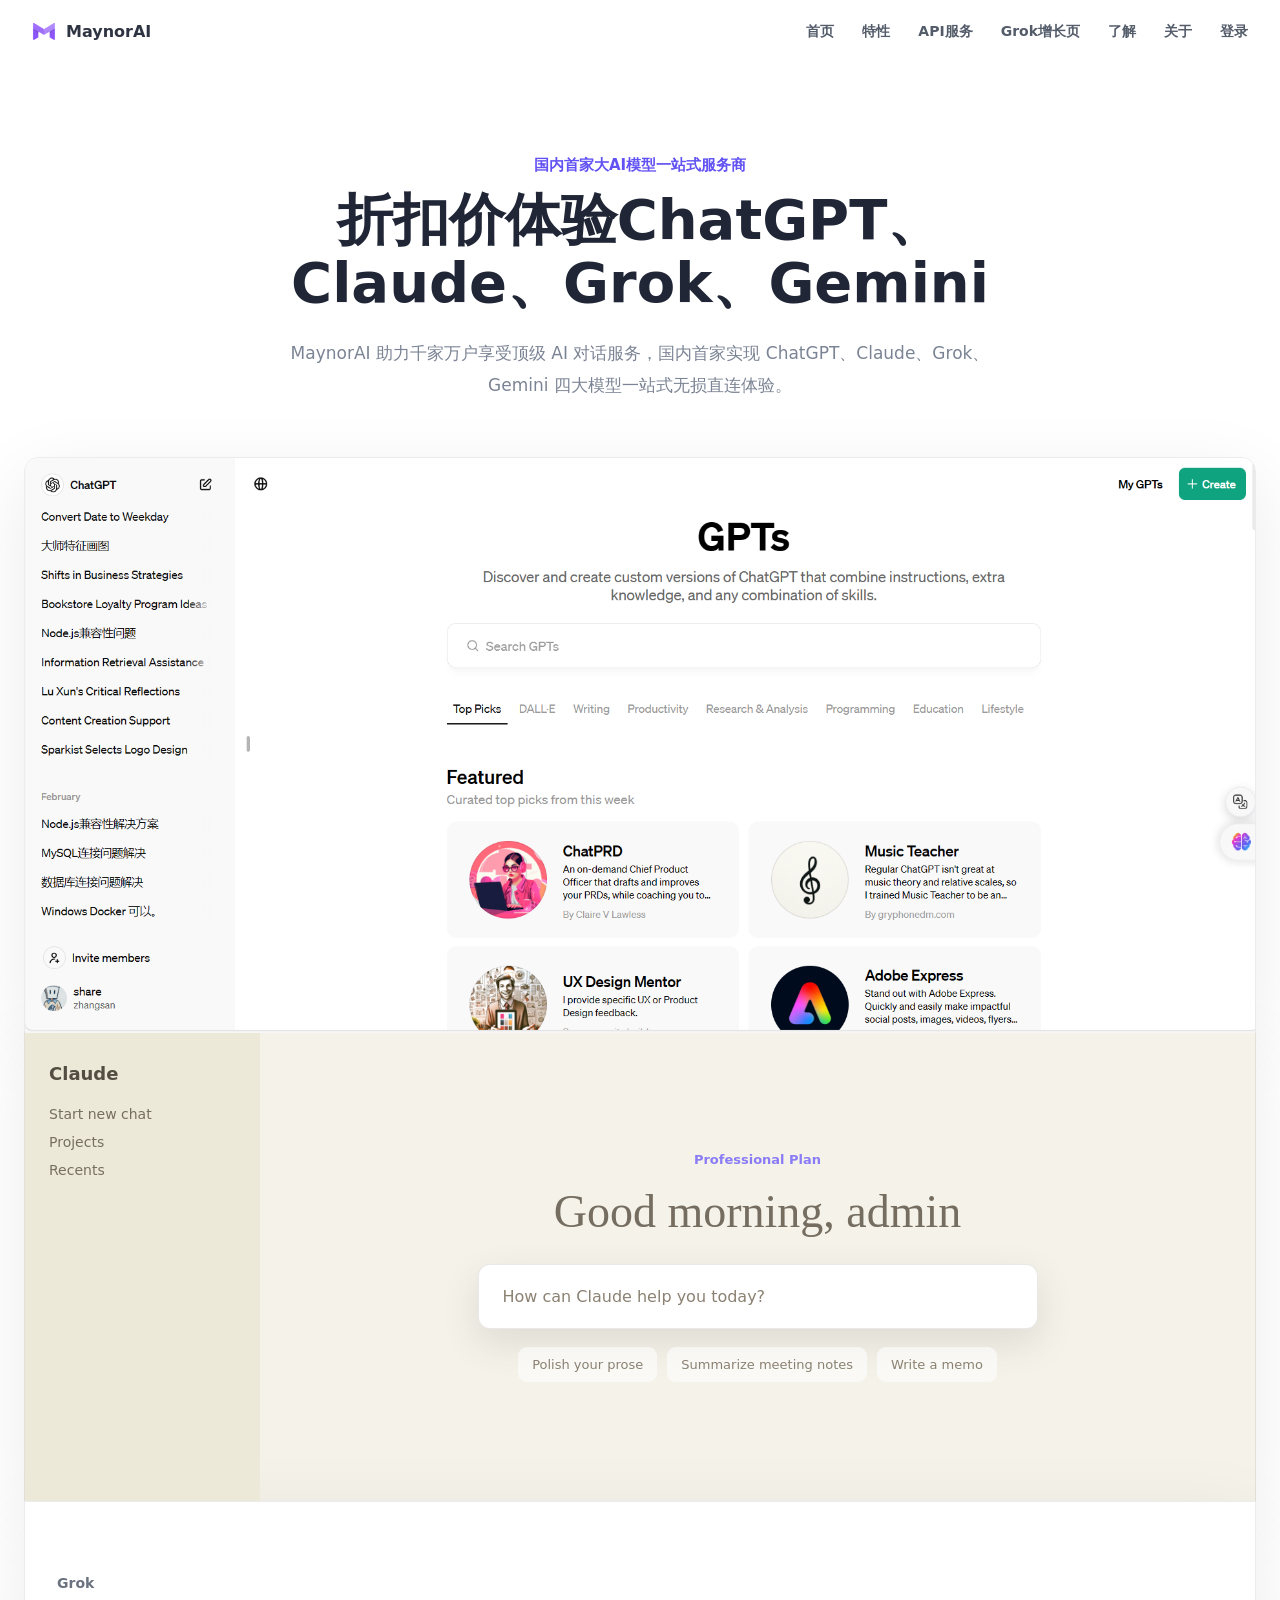
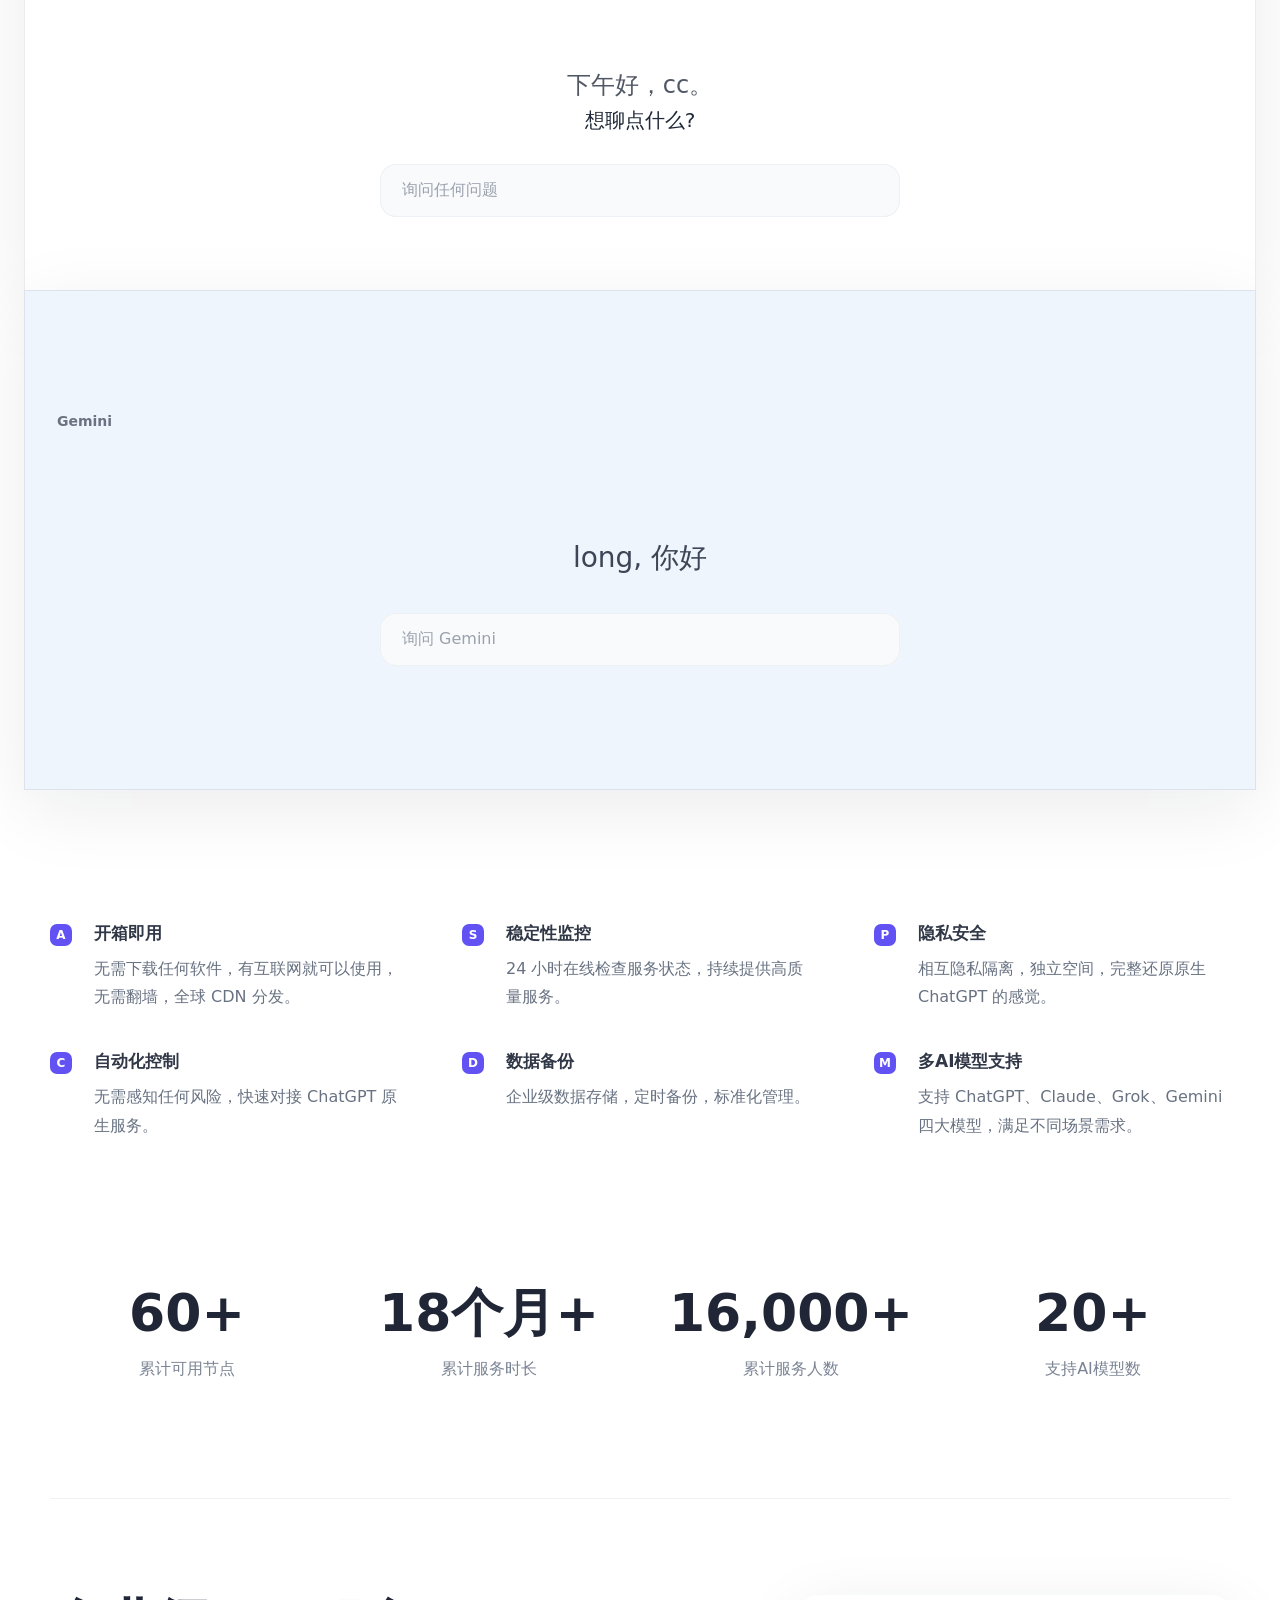
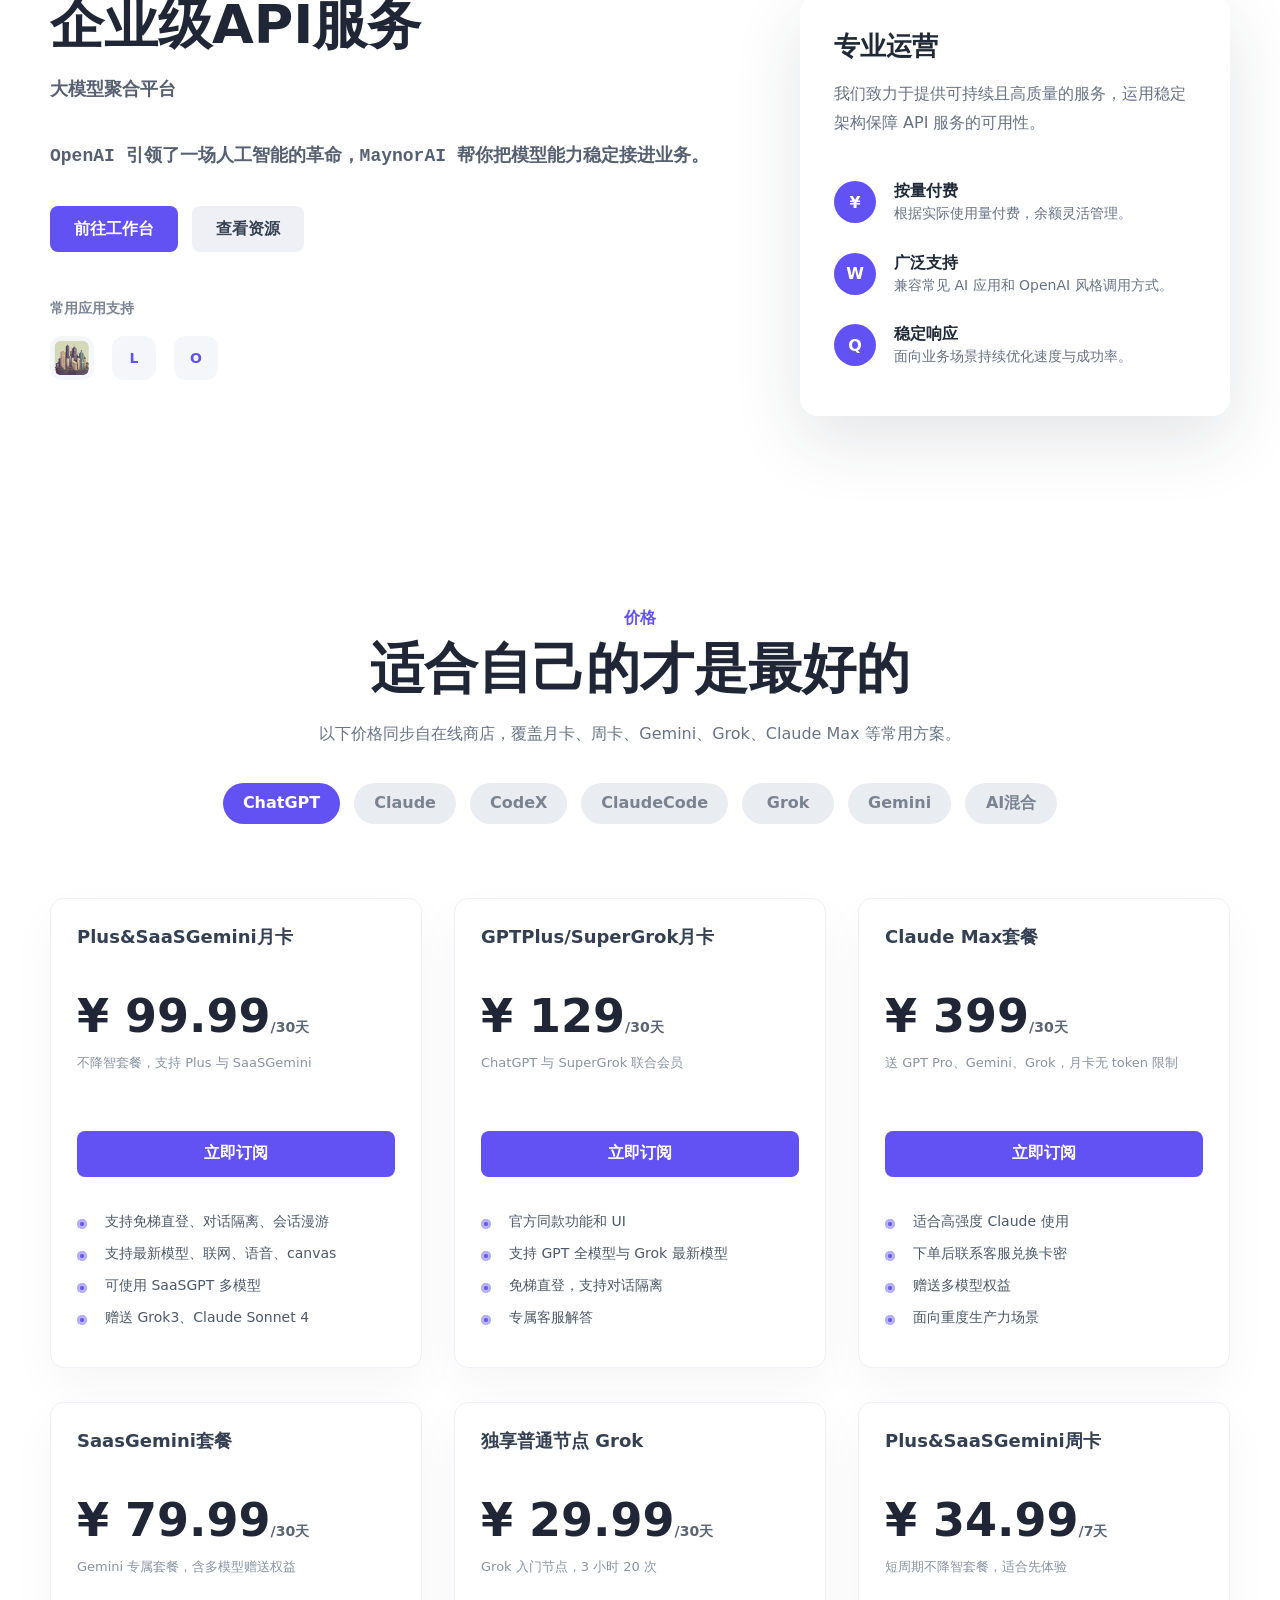
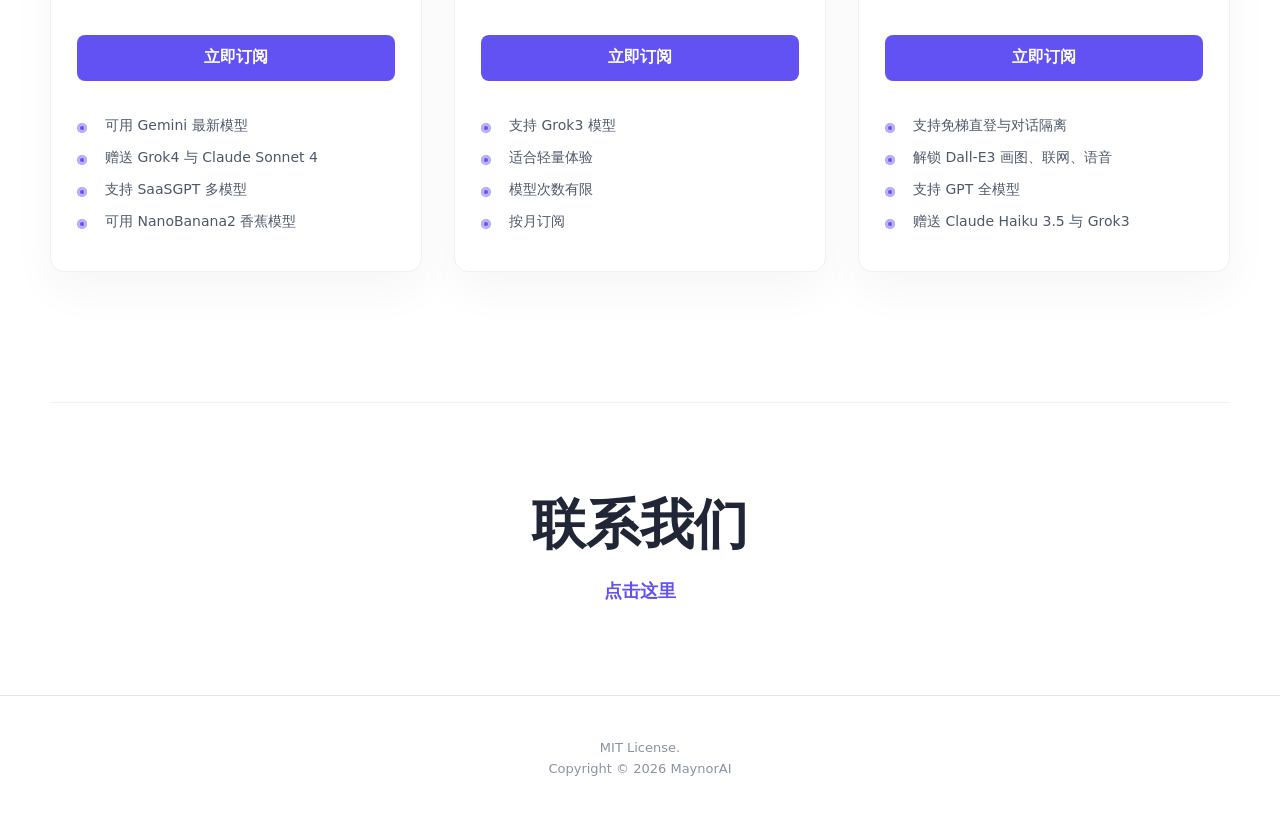
<file: index.html>
<!DOCTYPE html>
<html lang="zh-CN">
  <head>
    <meta charset="UTF-8" />
    <meta name="viewport" content="width=device-width, initial-scale=1.0" />
    <title>MaynorAI</title>
    <meta
      name="description"
      content="MaynorAI 提供 ChatGPT、Claude、Grok、Gemini 等 AI 服务与 API 聚合接入。"
    />
    <link rel="icon" href="assets/logo-source.jpg" />
    <link rel="stylesheet" href="styles.css" />
  </head>
  <body>
    <header class="site-header" data-header>
      <a class="brand" href="#home" aria-label="MaynorAI 首页">
        <img src="assets/logo-source.jpg" alt="" />
        <span>MaynorAI</span>
      </a>

      <nav class="desktop-nav" aria-label="主导航">
        <a href="#home">首页</a>
        <a href="#features">特性</a>
        <a href="#api">API服务</a>
        <a href="page/">Grok增长页</a>
        <a href="https://link3.cc/maynorai" target="_blank" rel="noreferrer">了解</a>
        <a href="#about">关于</a>
        <a href="https://maynorai.top/" target="_blank" rel="noreferrer">登录</a>
      </nav>

      <button class="menu-button" type="button" aria-label="打开导航" aria-expanded="false" data-menu-button>
        <span></span>
        <span></span>
        <span></span>
      </button>
    </header>

    <nav class="mobile-nav" aria-label="移动端导航" data-mobile-nav>
      <a href="#home">首页</a>
      <a href="#features">特性</a>
      <a href="#api">API服务</a>
      <a href="page/">Grok增长页</a>
      <a href="https://link3.cc/maynorai" target="_blank" rel="noreferrer">了解</a>
      <a href="#about">关于</a>
      <a href="https://maynorai.top/" target="_blank" rel="noreferrer">登录</a>
    </nav>

    <main id="home">
      <section class="hero section">
        <p class="hero-label">国内首家大AI模型一站式服务商</p>
        <h1>折扣价体验ChatGPT、Claude、Grok、Gemini</h1>
        <p class="hero-copy">
          MaynorAI 助力千家万户享受顶级 AI 对话服务，国内首家实现 ChatGPT、Claude、Grok、Gemini
          四大模型一站式无损直连体验。
        </p>
      </section>

      <section class="showcase" aria-label="产品体验展示">
        <img class="shot shot-top" src="assets/product-cdn.png" alt="MaynorAI ChatGPT 服务界面截图" />
        <div class="claude-panel" aria-label="Claude 服务界面示意">
          <aside>
            <strong>Claude</strong>
            <span>Start new chat</span>
            <span>Projects</span>
            <span>Recents</span>
          </aside>
          <div>
            <p>Professional Plan</p>
            <h2>Good morning, admin</h2>
            <div class="prompt-box">How can Claude help you today?</div>
            <div class="quick-actions">
              <span>Polish your prose</span>
              <span>Summarize meeting notes</span>
              <span>Write a memo</span>
            </div>
          </div>
        </div>
        <div class="grok-panel" aria-label="Grok 服务界面示意">
          <span>Grok</span>
          <p>下午好，cc。</p>
          <strong>想聊点什么?</strong>
          <div>询问任何问题</div>
        </div>
        <div class="gemini-panel" aria-label="Gemini 服务界面示意">
          <span>Gemini</span>
          <h2>long, 你好</h2>
          <div>询问 Gemini</div>
        </div>
      </section>

      <section id="features" class="section feature-grid">
        <article>
          <span class="feature-icon">A</span>
          <div>
            <h3>开箱即用</h3>
            <p>无需下载任何软件，有互联网就可以使用，无需翻墙，全球 CDN 分发。</p>
          </div>
        </article>
        <article>
          <span class="feature-icon">S</span>
          <div>
            <h3>稳定性监控</h3>
            <p>24 小时在线检查服务状态，持续提供高质量服务。</p>
          </div>
        </article>
        <article>
          <span class="feature-icon">P</span>
          <div>
            <h3>隐私安全</h3>
            <p>相互隐私隔离，独立空间，完整还原原生 ChatGPT 的感觉。</p>
          </div>
        </article>
        <article>
          <span class="feature-icon">C</span>
          <div>
            <h3>自动化控制</h3>
            <p>无需感知任何风险，快速对接 ChatGPT 原生服务。</p>
          </div>
        </article>
        <article>
          <span class="feature-icon">D</span>
          <div>
            <h3>数据备份</h3>
            <p>企业级数据存储，定时备份，标准化管理。</p>
          </div>
        </article>
        <article>
          <span class="feature-icon">M</span>
          <div>
            <h3>多AI模型支持</h3>
            <p>支持 ChatGPT、Claude、Grok、Gemini 四大模型，满足不同场景需求。</p>
          </div>
        </article>
      </section>

      <section class="section metrics" aria-label="MaynorAI 服务数据">
        <div>
          <strong>60+</strong>
          <span>累计可用节点</span>
        </div>
        <div>
          <strong>18个月+</strong>
          <span>累计服务时长</span>
        </div>
        <div>
          <strong>16,000+</strong>
          <span>累计服务人数</span>
        </div>
        <div>
          <strong>20+</strong>
          <span>支持AI模型数</span>
        </div>
      </section>

      <section id="api" class="section api-section">
        <div class="api-copy">
          <h2>企业级API服务</h2>
          <p><strong>大模型聚合平台</strong></p>
          <p class="api-line">OpenAI 引领了一场人工智能的革命，MaynorAI 帮你把模型能力稳定接进业务。</p>
          <div class="actions">
            <a class="primary-button" href="https://api.maynor1024.live/" target="_blank" rel="noreferrer">
              前往工作台
            </a>
            <a class="secondary-button" href="https://link3.cc/maynorai" target="_blank" rel="noreferrer">
              查看资源
            </a>
          </div>
          <div class="app-support">
            <span>常用应用支持</span>
            <img src="assets/botjun.png" alt="Bot 应用图标" />
            <i>L</i>
            <i>O</i>
          </div>
        </div>
        <div class="operation-card">
          <h3>专业运营</h3>
          <p>我们致力于提供可持续且高质量的服务，运用稳定架构保障 API 服务的可用性。</p>
          <ul>
            <li><span>¥</span><strong>按量付费</strong><em>根据实际使用量付费，余额灵活管理。</em></li>
            <li><span>W</span><strong>广泛支持</strong><em>兼容常见 AI 应用和 OpenAI 风格调用方式。</em></li>
            <li><span>Q</span><strong>稳定响应</strong><em>面向业务场景持续优化速度与成功率。</em></li>
          </ul>
        </div>
      </section>

      <section class="section pricing" aria-label="套餐价格">
        <p>价格</p>
        <h2>适合自己的才是最好的</h2>
        <p class="pricing-copy">
          以下价格同步自在线商店，覆盖月卡、周卡、Gemini、Grok、Claude Max 等常用方案。
        </p>
        <div class="tabs" aria-label="服务类型">
          <span>ChatGPT</span>
          <span>Claude</span>
          <span>CodeX</span>
          <span>ClaudeCode</span>
          <span>Grok</span>
          <span>Gemini</span>
          <span>AI混合</span>
        </div>
        <div class="plans">
          <article>
            <h3>Plus&SaaSGemini月卡</h3>
            <strong>¥ 99.99<small>/30天</small></strong>
            <p>不降智套餐，支持 Plus 与 SaaSGemini</p>
            <a href="https://chatgpt-plus.top/list/#/shop" target="_blank" rel="noreferrer">立即订阅</a>
            <ul>
              <li>支持免梯直登、对话隔离、会话漫游</li>
              <li>支持最新模型、联网、语音、canvas</li>
              <li>可使用 SaaSGPT 多模型</li>
              <li>赠送 Grok3、Claude Sonnet 4</li>
            </ul>
          </article>
          <article>
            <h3>GPTPlus/SuperGrok月卡</h3>
            <strong>¥ 129<small>/30天</small></strong>
            <p>ChatGPT 与 SuperGrok 联合会员</p>
            <a href="https://chatgpt-plus.top/list/#/shop" target="_blank" rel="noreferrer">立即订阅</a>
            <ul>
              <li>官方同款功能和 UI</li>
              <li>支持 GPT 全模型与 Grok 最新模型</li>
              <li>免梯直登，支持对话隔离</li>
              <li>专属客服解答</li>
            </ul>
          </article>
          <article>
            <h3>Claude Max套餐</h3>
            <strong>¥ 399<small>/30天</small></strong>
            <p>送 GPT Pro、Gemini、Grok，月卡无 token 限制</p>
            <a href="https://chatgpt-plus.top/list/#/shop" target="_blank" rel="noreferrer">立即订阅</a>
            <ul>
              <li>适合高强度 Claude 使用</li>
              <li>下单后联系客服兑换卡密</li>
              <li>赠送多模型权益</li>
              <li>面向重度生产力场景</li>
            </ul>
          </article>
          <article>
            <h3>SaasGemini套餐</h3>
            <strong>¥ 79.99<small>/30天</small></strong>
            <p>Gemini 专属套餐，含多模型赠送权益</p>
            <a href="https://chatgpt-plus.top/list/#/shop" target="_blank" rel="noreferrer">立即订阅</a>
            <ul>
              <li>可用 Gemini 最新模型</li>
              <li>赠送 Grok4 与 Claude Sonnet 4</li>
              <li>支持 SaaSGPT 多模型</li>
              <li>可用 NanoBanana2 香蕉模型</li>
            </ul>
          </article>
          <article>
            <h3>独享普通节点 Grok</h3>
            <strong>¥ 29.99<small>/30天</small></strong>
            <p>Grok 入门节点，3 小时 20 次</p>
            <a href="https://chatgpt-plus.top/list/#/shop" target="_blank" rel="noreferrer">立即订阅</a>
            <ul>
              <li>支持 Grok3 模型</li>
              <li>适合轻量体验</li>
              <li>模型次数有限</li>
              <li>按月订阅</li>
            </ul>
          </article>
          <article>
            <h3>Plus&SaaSGemini周卡</h3>
            <strong>¥ 34.99<small>/7天</small></strong>
            <p>短周期不降智套餐，适合先体验</p>
            <a href="https://chatgpt-plus.top/list/#/shop" target="_blank" rel="noreferrer">立即订阅</a>
            <ul>
              <li>支持免梯直登与对话隔离</li>
              <li>解锁 Dall-E3 画图、联网、语音</li>
              <li>支持 GPT 全模型</li>
              <li>赠送 Claude Haiku 3.5 与 Grok3</li>
            </ul>
          </article>
        </div>
      </section>

      <section id="about" class="section about">
        <h2>联系我们</h2>
        <p>
          <a href="https://link3.cc/maynorai" target="_blank" rel="noreferrer">点击这里</a>
        </p>
      </section>
    </main>

    <footer class="site-footer">
      <p>MIT License.</p>
      <p>Copyright © 2026 MaynorAI</p>
    </footer>

    <script src="script.js"></script>
  </body>
</html>
</file>
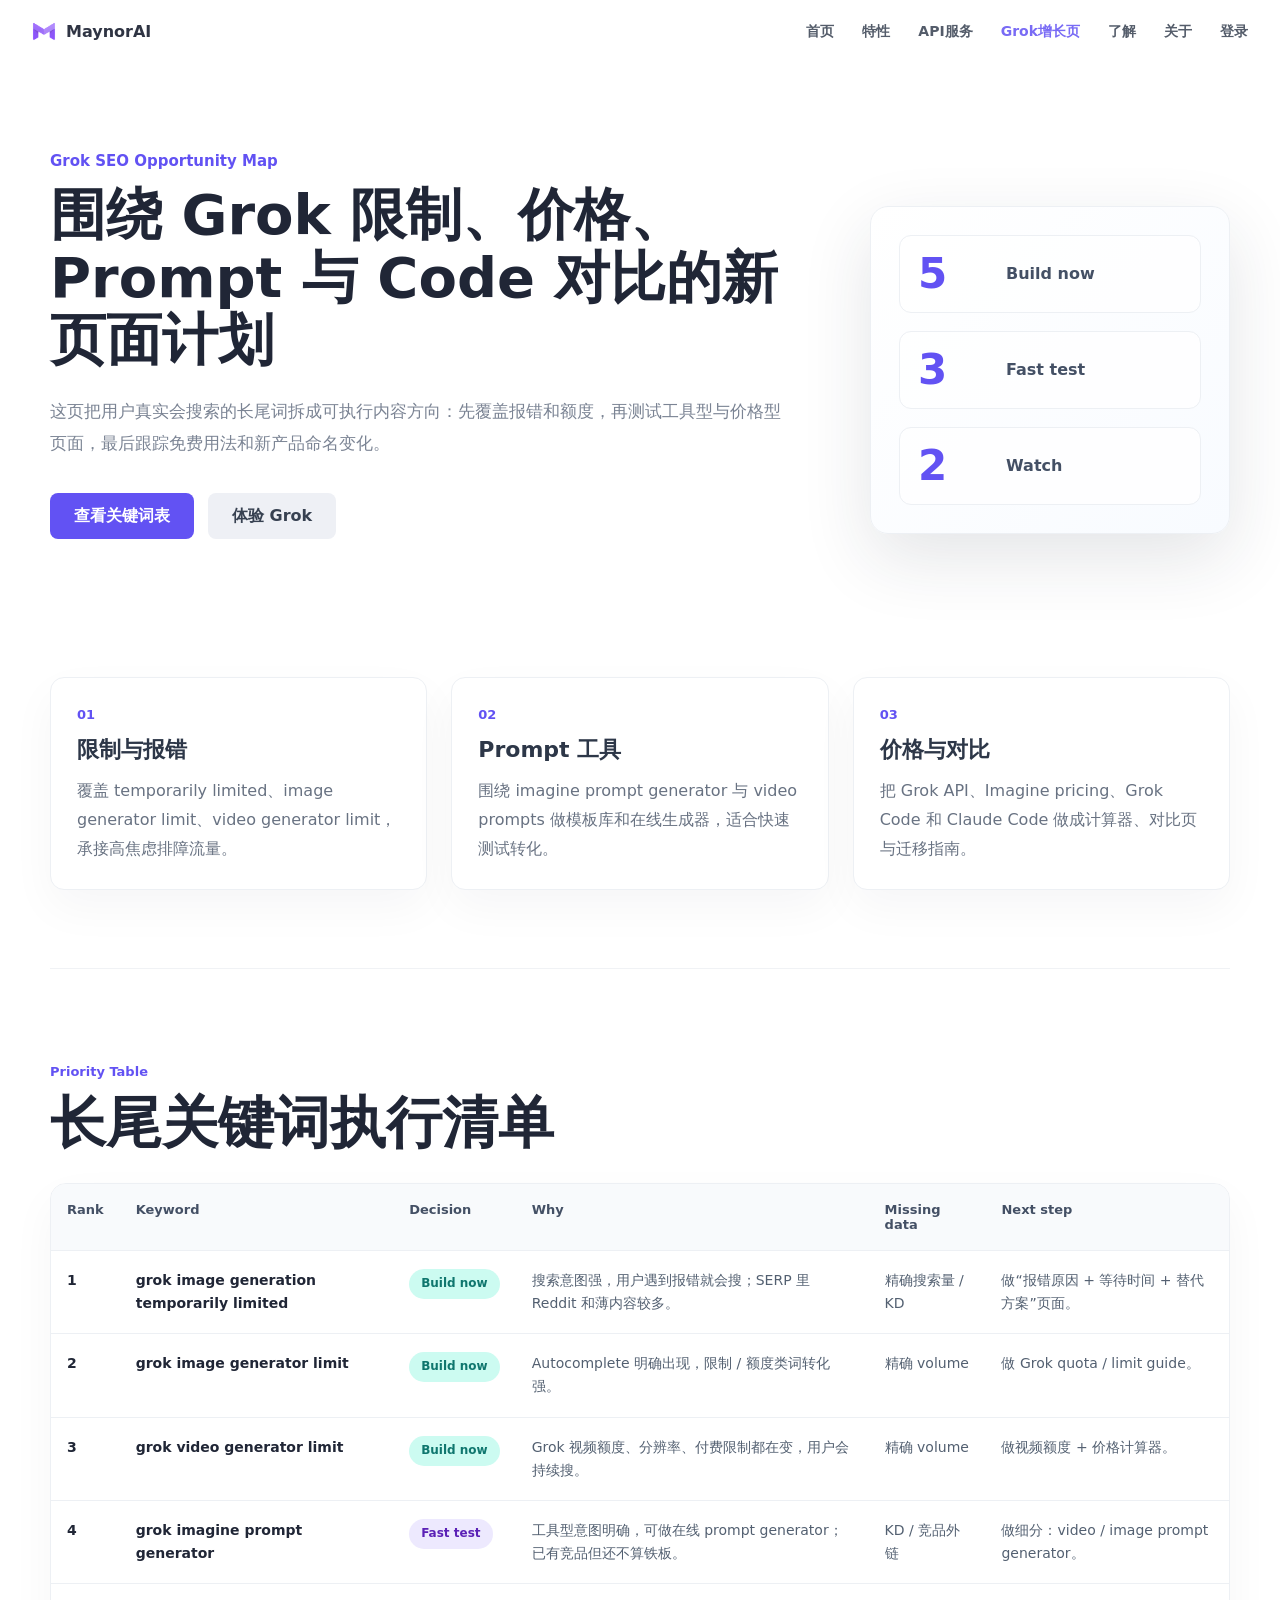
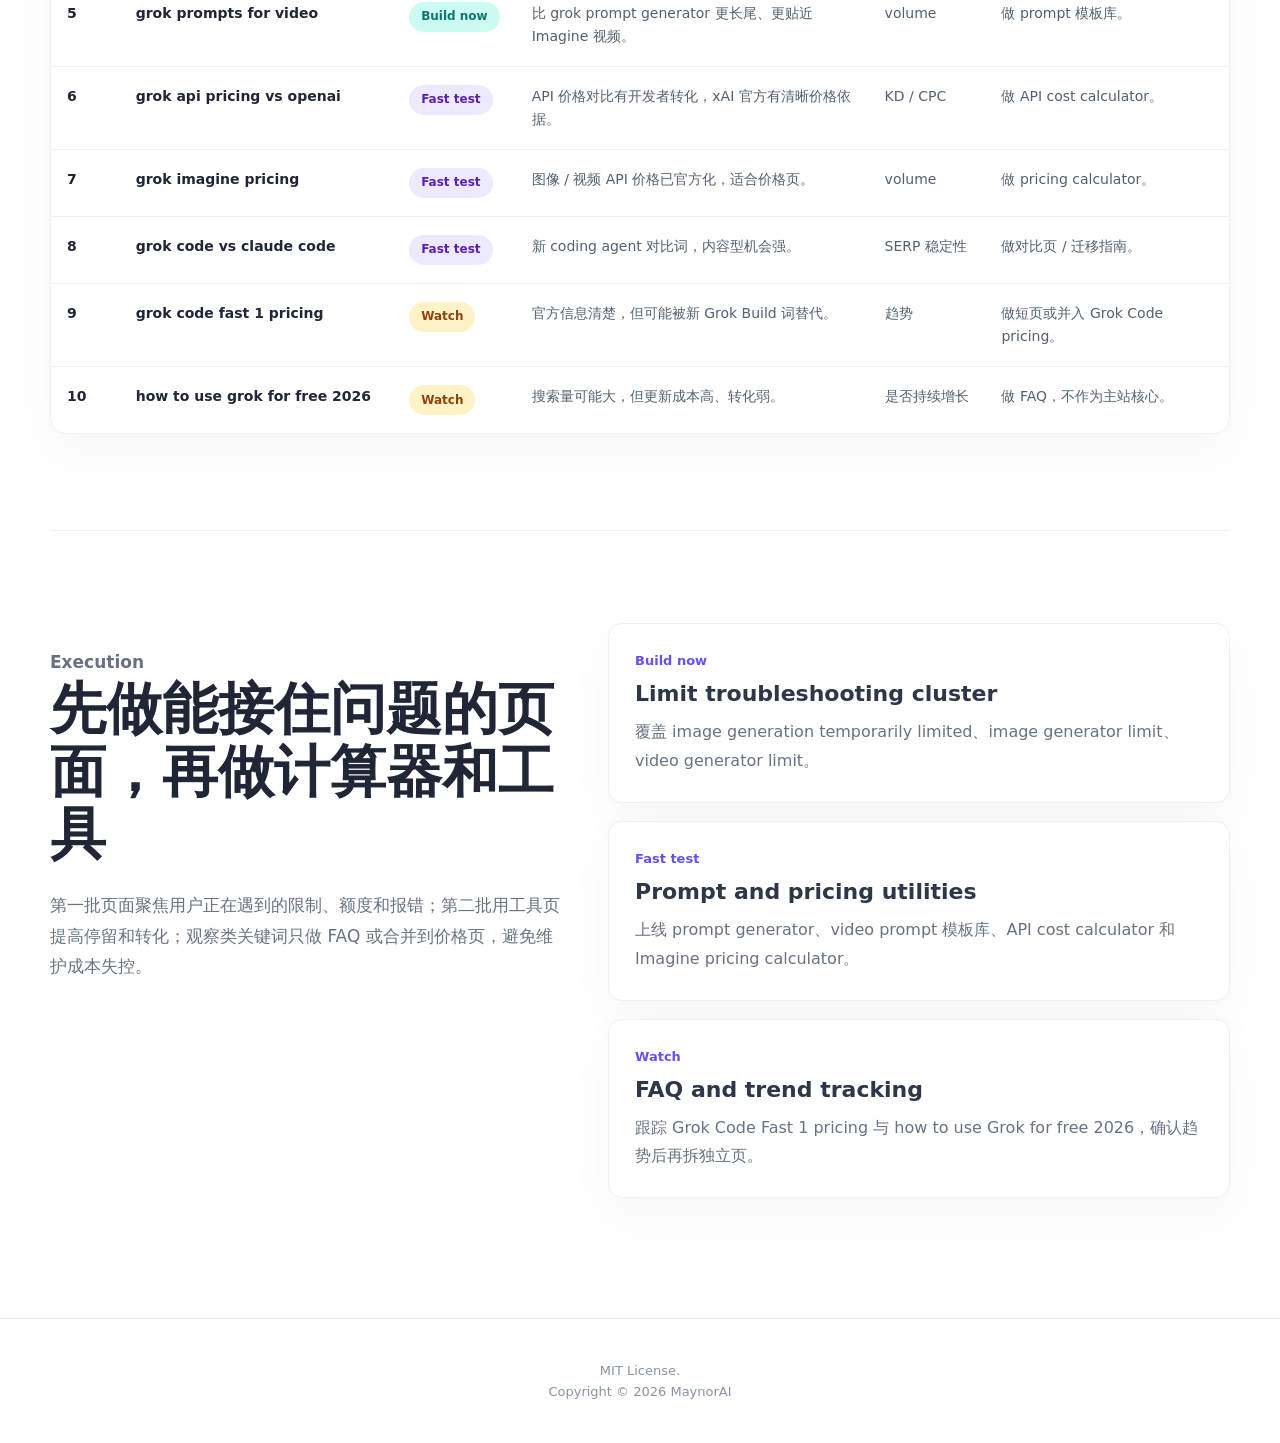
<file: page/index.html>
<!DOCTYPE html>
<html lang="zh-CN">
  <head>
    <meta charset="UTF-8" />
    <meta name="viewport" content="width=device-width, initial-scale=1.0" />
    <title>Grok 长尾关键词增长页 | MaynorAI</title>
    <meta
      name="description"
      content="MaynorAI Grok 长尾关键词增长页，覆盖 Grok image generation temporarily limited、Grok limit、Grok pricing、Grok prompt generator 等 SEO 机会。"
    />
    <link rel="icon" href="../assets/logo-source.jpg" />
    <link rel="stylesheet" href="../styles.css" />
  </head>
  <body>
    <header class="site-header" data-header>
      <a class="brand" href="../index.html#home" aria-label="MaynorAI 首页">
        <img src="../assets/logo-source.jpg" alt="" />
        <span>MaynorAI</span>
      </a>

      <nav class="desktop-nav" aria-label="主导航">
        <a href="../index.html#home">首页</a>
        <a href="../index.html#features">特性</a>
        <a href="../index.html#api">API服务</a>
        <a href="./" aria-current="page">Grok增长页</a>
        <a href="https://link3.cc/maynorai" target="_blank" rel="noreferrer">了解</a>
        <a href="../index.html#about">关于</a>
        <a href="https://maynorai.top/" target="_blank" rel="noreferrer">登录</a>
      </nav>

      <button class="menu-button" type="button" aria-label="打开导航" aria-expanded="false" data-menu-button>
        <span></span>
        <span></span>
        <span></span>
      </button>
    </header>

    <nav class="mobile-nav" aria-label="移动端导航" data-mobile-nav>
      <a href="../index.html#home">首页</a>
      <a href="../index.html#features">特性</a>
      <a href="../index.html#api">API服务</a>
      <a href="./" aria-current="page">Grok增长页</a>
      <a href="https://link3.cc/maynorai" target="_blank" rel="noreferrer">了解</a>
      <a href="../index.html#about">关于</a>
      <a href="https://maynorai.top/" target="_blank" rel="noreferrer">登录</a>
    </nav>

    <main>
      <section class="section keyword-hero">
        <div>
          <p class="hero-label">Grok SEO Opportunity Map</p>
          <h1>围绕 Grok 限制、价格、Prompt 与 Code 对比的新页面计划</h1>
          <p class="hero-copy">
            这页把用户真实会搜索的长尾词拆成可执行内容方向：先覆盖报错和额度，再测试工具型与价格型页面，最后跟踪免费用法和新产品命名变化。
          </p>
          <div class="actions">
            <a class="primary-button" href="#keyword-table">查看关键词表</a>
            <a class="secondary-button" href="https://maynorai.top/" target="_blank" rel="noreferrer">体验 Grok</a>
          </div>
        </div>
        <aside class="keyword-summary" aria-label="关键词决策概览">
          <div>
            <strong>5</strong>
            <span>Build now</span>
          </div>
          <div>
            <strong>3</strong>
            <span>Fast test</span>
          </div>
          <div>
            <strong>2</strong>
            <span>Watch</span>
          </div>
        </aside>
      </section>

      <section class="section intent-strip" aria-label="Grok 搜索意图分类">
        <article>
          <span>01</span>
          <h2>限制与报错</h2>
          <p>覆盖 temporarily limited、image generator limit、video generator limit，承接高焦虑排障流量。</p>
        </article>
        <article>
          <span>02</span>
          <h2>Prompt 工具</h2>
          <p>围绕 imagine prompt generator 与 video prompts 做模板库和在线生成器，适合快速测试转化。</p>
        </article>
        <article>
          <span>03</span>
          <h2>价格与对比</h2>
          <p>把 Grok API、Imagine pricing、Grok Code 和 Claude Code 做成计算器、对比页与迁移指南。</p>
        </article>
      </section>

      <section id="keyword-table" class="section keyword-table-section">
        <p class="section-kicker">Priority Table</p>
        <h2>长尾关键词执行清单</h2>
        <div class="keyword-table-wrap">
          <table class="keyword-table">
            <thead>
              <tr>
                <th>Rank</th>
                <th>Keyword</th>
                <th>Decision</th>
                <th>Why</th>
                <th>Missing data</th>
                <th>Next step</th>
              </tr>
            </thead>
            <tbody>
              <tr>
                <td>1</td>
                <td><strong>grok image generation temporarily limited</strong></td>
                <td><span class="decision decision-build">Build now</span></td>
                <td>搜索意图强，用户遇到报错就会搜；SERP 里 Reddit 和薄内容较多。</td>
                <td>精确搜索量 / KD</td>
                <td>做“报错原因 + 等待时间 + 替代方案”页面。</td>
              </tr>
              <tr>
                <td>2</td>
                <td><strong>grok image generator limit</strong></td>
                <td><span class="decision decision-build">Build now</span></td>
                <td>Autocomplete 明确出现，限制 / 额度类词转化强。</td>
                <td>精确 volume</td>
                <td>做 Grok quota / limit guide。</td>
              </tr>
              <tr>
                <td>3</td>
                <td><strong>grok video generator limit</strong></td>
                <td><span class="decision decision-build">Build now</span></td>
                <td>Grok 视频额度、分辨率、付费限制都在变，用户会持续搜。</td>
                <td>精确 volume</td>
                <td>做视频额度 + 价格计算器。</td>
              </tr>
              <tr>
                <td>4</td>
                <td><strong>grok imagine prompt generator</strong></td>
                <td><span class="decision decision-test">Fast test</span></td>
                <td>工具型意图明确，可做在线 prompt generator；已有竞品但还不算铁板。</td>
                <td>KD / 竞品外链</td>
                <td>做细分：video / image prompt generator。</td>
              </tr>
              <tr>
                <td>5</td>
                <td><strong>grok prompts for video</strong></td>
                <td><span class="decision decision-build">Build now</span></td>
                <td>比 grok prompt generator 更长尾、更贴近 Imagine 视频。</td>
                <td>volume</td>
                <td>做 prompt 模板库。</td>
              </tr>
              <tr>
                <td>6</td>
                <td><strong>grok api pricing vs openai</strong></td>
                <td><span class="decision decision-test">Fast test</span></td>
                <td>API 价格对比有开发者转化，xAI 官方有清晰价格依据。</td>
                <td>KD / CPC</td>
                <td>做 API cost calculator。</td>
              </tr>
              <tr>
                <td>7</td>
                <td><strong>grok imagine pricing</strong></td>
                <td><span class="decision decision-test">Fast test</span></td>
                <td>图像 / 视频 API 价格已官方化，适合价格页。</td>
                <td>volume</td>
                <td>做 pricing calculator。</td>
              </tr>
              <tr>
                <td>8</td>
                <td><strong>grok code vs claude code</strong></td>
                <td><span class="decision decision-test">Fast test</span></td>
                <td>新 coding agent 对比词，内容型机会强。</td>
                <td>SERP 稳定性</td>
                <td>做对比页 / 迁移指南。</td>
              </tr>
              <tr>
                <td>9</td>
                <td><strong>grok code fast 1 pricing</strong></td>
                <td><span class="decision decision-watch">Watch</span></td>
                <td>官方信息清楚，但可能被新 Grok Build 词替代。</td>
                <td>趋势</td>
                <td>做短页或并入 Grok Code pricing。</td>
              </tr>
              <tr>
                <td>10</td>
                <td><strong>how to use grok for free 2026</strong></td>
                <td><span class="decision decision-watch">Watch</span></td>
                <td>搜索量可能大，但更新成本高、转化弱。</td>
                <td>是否持续增长</td>
                <td>做 FAQ，不作为主站核心。</td>
              </tr>
            </tbody>
          </table>
        </div>
      </section>

      <section class="section build-roadmap" aria-label="页面建设路线">
        <div class="roadmap-copy">
          <p class="section-kicker">Execution</p>
          <h2>先做能接住问题的页面，再做计算器和工具</h2>
          <p>
            第一批页面聚焦用户正在遇到的限制、额度和报错；第二批用工具页提高停留和转化；观察类关键词只做 FAQ 或合并到价格页，避免维护成本失控。
          </p>
        </div>
        <div class="roadmap-list">
          <article>
            <span>Build now</span>
            <h3>Limit troubleshooting cluster</h3>
            <p>覆盖 image generation temporarily limited、image generator limit、video generator limit。</p>
          </article>
          <article>
            <span>Fast test</span>
            <h3>Prompt and pricing utilities</h3>
            <p>上线 prompt generator、video prompt 模板库、API cost calculator 和 Imagine pricing calculator。</p>
          </article>
          <article>
            <span>Watch</span>
            <h3>FAQ and trend tracking</h3>
            <p>跟踪 Grok Code Fast 1 pricing 与 how to use Grok for free 2026，确认趋势后再拆独立页。</p>
          </article>
        </div>
      </section>
    </main>

    <footer class="site-footer">
      <p>MIT License.</p>
      <p>Copyright © 2026 MaynorAI</p>
    </footer>

    <script src="../script.js"></script>
  </body>
</html>
</file>
<file: styles.css>
:root {
  --brand: #6252f3;
  --brand-dark: #4338ca;
  --ink: #1f2937;
  --muted: #6b7280;
  --subtle: #f6f7fb;
  --line: #e5e7eb;
  --white: #ffffff;
  --shadow: 0 24px 70px rgba(31, 41, 55, 0.12);
}

* {
  box-sizing: border-box;
}

html {
  scroll-behavior: smooth;
}

body {
  margin: 0;
  min-width: 320px;
  color: var(--ink);
  font-family: Inter, ui-sans-serif, system-ui, -apple-system, BlinkMacSystemFont, "Segoe UI", Arial, "PingFang SC",
    "Microsoft YaHei", sans-serif;
  background: var(--white);
}

a {
  color: inherit;
  text-decoration: none;
}

img {
  display: block;
  max-width: 100%;
}

.site-header {
  position: sticky;
  top: 0;
  z-index: 20;
  display: flex;
  align-items: center;
  justify-content: space-between;
  height: 64px;
  padding: 0 32px;
  border-bottom: 1px solid transparent;
  background: rgba(255, 255, 255, 0.86);
  backdrop-filter: blur(14px);
  transition: border-color 0.2s ease, box-shadow 0.2s ease;
}

.site-header.is-scrolled {
  border-color: var(--line);
  box-shadow: 0 8px 24px rgba(17, 24, 39, 0.04);
}

.brand,
.desktop-nav,
.mobile-nav {
  display: flex;
  align-items: center;
}

.brand {
  gap: 10px;
  font-weight: 700;
  color: #2f3443;
}

.brand img {
  width: 24px;
  height: 24px;
  border-radius: 6px;
  object-fit: cover;
}

.desktop-nav {
  gap: 28px;
  color: #374151;
  font-size: 14px;
  font-weight: 600;
}

.desktop-nav a {
  opacity: 0.86;
}

.desktop-nav a:hover {
  color: var(--brand);
  opacity: 1;
}

.menu-button {
  display: none;
  width: 42px;
  height: 42px;
  border: 0;
  border-radius: 8px;
  background: transparent;
  cursor: pointer;
}

.menu-button span {
  display: block;
  width: 20px;
  height: 2px;
  margin: 4px auto;
  border-radius: 999px;
  background: #4b5563;
}

.mobile-nav {
  position: fixed;
  top: 64px;
  left: 0;
  right: 0;
  z-index: 19;
  display: none;
  flex-direction: column;
  align-items: stretch;
  border-bottom: 1px solid var(--line);
  background: rgba(255, 255, 255, 0.96);
  backdrop-filter: blur(14px);
}

.mobile-nav.is-open {
  display: flex;
}

.mobile-nav a {
  padding: 15px 24px;
  border-top: 1px solid #f0f1f4;
  color: #374151;
  font-weight: 600;
}

.section {
  width: min(100% - 48px, 1180px);
  margin: 0 auto;
}

.hero {
  padding: 92px 0 56px;
  text-align: center;
}

.hero-label {
  margin: 0 0 14px;
  color: var(--brand);
  font-size: 15px;
  font-weight: 700;
}

.hero h1 {
  width: min(760px, 100%);
  margin: 0 auto;
  color: #202636;
  font-size: clamp(34px, 5vw, 56px);
  line-height: 1.12;
  letter-spacing: 0;
}

.hero-copy {
  width: min(740px, 100%);
  margin: 24px auto 0;
  color: #7b8494;
  font-size: 17px;
  line-height: 1.85;
}

.showcase {
  width: min(100% - 48px, 1380px);
  margin: 0 auto;
  padding-bottom: 88px;
}

.shot,
.claude-panel,
.grok-panel,
.gemini-panel {
  width: 100%;
  overflow: hidden;
  border: 1px solid rgba(17, 24, 39, 0.08);
  box-shadow: 0 18px 70px rgba(15, 23, 42, 0.08);
}

.shot-top {
  border-radius: 14px 14px 0 0;
}

.claude-panel {
  display: grid;
  grid-template-columns: 235px 1fr;
  min-height: 470px;
  margin-top: -2px;
  background: #f4f2e9;
}

.claude-panel aside {
  display: flex;
  flex-direction: column;
  gap: 12px;
  padding: 30px 24px;
  color: #766f61;
  background: #ede9d9;
  font-size: 14px;
}

.claude-panel aside strong {
  margin-bottom: 10px;
  color: #534d42;
  font-size: 18px;
}

.claude-panel > div {
  display: flex;
  flex-direction: column;
  align-items: center;
  justify-content: center;
  padding: 48px;
  text-align: center;
}

.claude-panel p {
  margin: 0 0 18px;
  color: #8a7cf6;
  font-size: 13px;
  font-weight: 700;
}

.claude-panel h2 {
  margin: 0 0 26px;
  color: #756d60;
  font-family: Georgia, "Times New Roman", serif;
  font-size: clamp(30px, 4vw, 46px);
  font-weight: 400;
}

.prompt-box {
  width: min(560px, 100%);
  padding: 22px 24px;
  border: 1px solid rgba(80, 72, 60, 0.12);
  border-radius: 12px;
  color: #8b8172;
  text-align: left;
  background: var(--white);
  box-shadow: 0 14px 36px rgba(77, 69, 59, 0.13);
}

.quick-actions {
  display: flex;
  flex-wrap: wrap;
  gap: 10px;
  justify-content: center;
  margin-top: 18px;
}

.quick-actions span {
  padding: 10px 14px;
  border-radius: 9px;
  color: #8b8172;
  background: rgba(255, 255, 255, 0.6);
  font-size: 13px;
}

.grok-panel {
  min-height: 390px;
  margin-top: -1px;
  padding: 32px;
  display: flex;
  flex-direction: column;
  align-items: center;
  justify-content: center;
  background: #ffffff;
  text-align: center;
}

.grok-panel span,
.gemini-panel span {
  align-self: flex-start;
  color: #6b7280;
  font-size: 14px;
  font-weight: 700;
}

.grok-panel p {
  margin: 78px 0 6px;
  color: #515865;
  font-size: 24px;
}

.grok-panel strong {
  font-size: 20px;
  font-weight: 500;
}

.grok-panel div,
.gemini-panel div {
  width: min(520px, 90%);
  margin-top: 30px;
  padding: 16px 22px;
  border-radius: 16px;
  color: #9aa1ae;
  background: #f9fafb;
  box-shadow: inset 0 0 0 1px #edf0f4;
  text-align: left;
}

.gemini-panel {
  min-height: 500px;
  margin-top: -1px;
  padding: 32px;
  display: flex;
  flex-direction: column;
  align-items: center;
  justify-content: center;
  background: #eff5fd;
  text-align: center;
}

.gemini-panel h2 {
  margin: 110px 0 6px;
  color: #3d4655;
  font-size: 28px;
  font-weight: 500;
}

.feature-grid {
  display: grid;
  grid-template-columns: repeat(3, minmax(0, 1fr));
  gap: 38px 56px;
  padding: 44px 0 110px;
}

.feature-grid article {
  display: grid;
  grid-template-columns: 28px 1fr;
  gap: 16px;
}

.feature-icon {
  display: inline-flex;
  align-items: center;
  justify-content: center;
  width: 22px;
  height: 22px;
  margin-top: 2px;
  border-radius: 7px;
  color: var(--white);
  background: var(--brand);
  font-size: 12px;
  font-weight: 800;
}

.feature-grid h3 {
  margin: 0 0 10px;
  color: #303746;
  font-size: 17px;
}

.feature-grid p {
  margin: 0;
  color: #687282;
  line-height: 1.8;
}

.metrics {
  display: grid;
  grid-template-columns: repeat(4, minmax(0, 1fr));
  gap: 28px;
  padding: 36px 0 118px;
  text-align: center;
}

.metrics strong {
  display: block;
  color: #202636;
  font-size: clamp(34px, 5vw, 52px);
  line-height: 1;
}

.metrics span {
  display: block;
  margin-top: 20px;
  color: #7b8494;
}

.api-section {
  display: grid;
  grid-template-columns: minmax(0, 1fr) 430px;
  gap: 56px;
  padding: 96px 0;
  border-top: 1px solid #f0f2f5;
}

.api-copy h2,
.pricing h2,
.about h2 {
  margin: 0;
  color: #202636;
  font-size: clamp(34px, 5vw, 54px);
  line-height: 1.12;
}

.api-copy > p {
  color: #566071;
  font-size: 18px;
  line-height: 1.8;
}

.api-line {
  margin: 34px 0;
  font-family: ui-monospace, SFMono-Regular, Menlo, Consolas, monospace;
  font-weight: 800;
  letter-spacing: 0;
}

.actions {
  display: flex;
  flex-wrap: wrap;
  gap: 14px;
  margin: 34px 0 48px;
}

.primary-button,
.secondary-button,
.plans a {
  display: inline-flex;
  align-items: center;
  justify-content: center;
  min-height: 46px;
  padding: 0 24px;
  border-radius: 8px;
  font-weight: 700;
}

.primary-button,
.plans a {
  color: var(--white);
  background: var(--brand);
}

.primary-button:hover,
.plans a:hover {
  background: var(--brand-dark);
}

.secondary-button {
  color: #374151;
  background: #eef0f5;
}

.app-support {
  display: flex;
  align-items: center;
  gap: 18px;
  flex-wrap: wrap;
  color: #7b8494;
  font-size: 14px;
  font-weight: 700;
}

.app-support span {
  flex-basis: 100%;
}

.app-support img,
.app-support i {
  width: 44px;
  height: 44px;
  border-radius: 12px;
  background: #f5f6fa;
}

.app-support img {
  padding: 4px;
  object-fit: contain;
}

.app-support i {
  display: inline-flex;
  align-items: center;
  justify-content: center;
  color: var(--brand);
  font-style: normal;
  font-weight: 900;
}

.operation-card {
  padding: 34px;
  border-radius: 18px;
  background: var(--white);
  box-shadow: var(--shadow);
}

.operation-card h3 {
  margin: 0 0 16px;
  font-size: 26px;
}

.operation-card p {
  margin: 0 0 30px;
  color: #677183;
  line-height: 1.8;
}

.operation-card ul,
.plans ul {
  list-style: none;
  margin: 0;
  padding: 0;
}

.operation-card li {
  display: grid;
  grid-template-columns: 44px 1fr;
  gap: 0 16px;
  padding: 14px 0;
}

.operation-card li span {
  grid-row: span 2;
  display: inline-flex;
  align-items: center;
  justify-content: center;
  width: 42px;
  height: 42px;
  border-radius: 999px;
  color: var(--white);
  background: var(--brand);
  font-weight: 900;
}

.operation-card li strong {
  align-self: end;
}

.operation-card li em {
  color: #677183;
  font-size: 14px;
  font-style: normal;
  line-height: 1.6;
}

.pricing {
  padding: 96px 0 130px;
  text-align: center;
}

.pricing > p:first-child {
  margin: 0 0 10px;
  color: var(--brand);
  font-weight: 700;
}

.pricing-copy {
  width: min(720px, 100%);
  margin: 20px auto 30px;
  color: #697386;
  line-height: 1.85;
}

.tabs {
  display: flex;
  flex-wrap: wrap;
  justify-content: center;
  gap: 14px;
  margin: 34px 0 74px;
}

.tabs span {
  min-width: 92px;
  padding: 10px 20px;
  border-radius: 999px;
  color: #7a8391;
  background: #e9ecf1;
  font-weight: 700;
}

.tabs span:first-child {
  color: var(--white);
  background: var(--brand);
}

.plans {
  display: grid;
  grid-template-columns: repeat(3, minmax(0, 1fr));
  gap: 34px 32px;
  text-align: left;
}

.plans article {
  padding: 26px;
  border: 1px solid #edf0f4;
  border-radius: 14px;
  background: var(--white);
  box-shadow: 0 18px 46px rgba(15, 23, 42, 0.04);
}

.plans h3 {
  min-height: 48px;
  margin: 0 0 20px;
  color: #344052;
  font-size: 18px;
  line-height: 1.35;
}

.plans strong {
  display: block;
  color: #202636;
  font-size: clamp(34px, 4vw, 46px);
  line-height: 1;
}

.plans small {
  color: #5b6473;
  font-size: 14px;
}

.plans p {
  min-height: 44px;
  color: #8a93a3;
  font-size: 13px;
  line-height: 1.7;
}

.plans a {
  width: 100%;
  margin: 22px 0;
}

.plans li {
  position: relative;
  margin: 14px 0;
  padding-left: 28px;
  color: #4d5868;
  font-size: 14px;
}

.plans li::before {
  content: "";
  position: absolute;
  left: 0;
  top: 6px;
  width: 10px;
  height: 10px;
  border-radius: 999px;
  background: var(--brand);
  box-shadow: inset 0 0 0 3px rgba(255, 255, 255, 0.55);
}

.about {
  padding: 92px 0;
  border-top: 1px solid #f0f2f5;
  text-align: center;
}

.about p {
  margin: 24px 0 0;
  color: #697386;
  font-size: 18px;
}

.about a {
  color: var(--brand);
  font-weight: 700;
}

.desktop-nav a[aria-current="page"],
.mobile-nav a[aria-current="page"] {
  color: var(--brand);
}

.keyword-hero {
  display: grid;
  grid-template-columns: minmax(0, 1fr) 360px;
  gap: 56px;
  align-items: center;
  padding: 88px 0 72px;
}

.keyword-hero h1,
.keyword-table-section h2,
.build-roadmap h2 {
  margin: 0;
  color: #202636;
  font-size: clamp(34px, 5vw, 56px);
  line-height: 1.12;
  letter-spacing: 0;
}

.keyword-hero .hero-copy {
  margin-left: 0;
  margin-right: 0;
  text-align: left;
}

.keyword-summary {
  display: grid;
  gap: 18px;
  padding: 28px;
  border: 1px solid #edf0f4;
  border-radius: 18px;
  background: linear-gradient(135deg, #ffffff 0%, #f8fbff 100%);
  box-shadow: var(--shadow);
}

.keyword-summary div {
  display: grid;
  grid-template-columns: 88px 1fr;
  align-items: center;
  min-height: 78px;
  padding: 16px 18px;
  border: 1px solid #edf0f4;
  border-radius: 12px;
  background: rgba(255, 255, 255, 0.82);
}

.keyword-summary strong {
  color: var(--brand);
  font-size: 42px;
  line-height: 1;
}

.keyword-summary span {
  color: #445065;
  font-weight: 800;
}

.intent-strip {
  display: grid;
  grid-template-columns: repeat(3, minmax(0, 1fr));
  gap: 24px;
  padding: 18px 0 78px;
}

.intent-strip article,
.roadmap-list article {
  padding: 26px;
  border: 1px solid #edf0f4;
  border-radius: 14px;
  background: var(--white);
  box-shadow: 0 18px 46px rgba(15, 23, 42, 0.04);
}

.intent-strip span,
.roadmap-list span,
.section-kicker {
  color: var(--brand);
  font-size: 13px;
  font-weight: 800;
  letter-spacing: 0;
}

.intent-strip h2,
.roadmap-list h3 {
  margin: 12px 0 12px;
  color: #2d3748;
  font-size: 22px;
}

.intent-strip p,
.roadmap-copy p,
.roadmap-list p {
  margin: 0;
  color: #687282;
  line-height: 1.8;
}

.keyword-table-section {
  padding: 82px 0 96px;
  border-top: 1px solid #f0f2f5;
}

.keyword-table-section h2 {
  margin-top: 10px;
  margin-bottom: 28px;
}

.keyword-table-wrap {
  overflow-x: auto;
  border: 1px solid #edf0f4;
  border-radius: 16px;
  background: var(--white);
  box-shadow: 0 18px 46px rgba(15, 23, 42, 0.04);
}

.keyword-table {
  width: 100%;
  min-width: 980px;
  border-collapse: collapse;
  text-align: left;
}

.keyword-table th,
.keyword-table td {
  padding: 18px 16px;
  border-bottom: 1px solid #edf0f4;
  vertical-align: top;
}

.keyword-table th {
  color: #445065;
  background: #f8fafc;
  font-size: 13px;
  font-weight: 800;
}

.keyword-table td {
  color: #536071;
  font-size: 14px;
  line-height: 1.65;
}

.keyword-table tbody tr:last-child td {
  border-bottom: 0;
}

.keyword-table td:first-child {
  color: #202636;
  font-weight: 800;
}

.keyword-table strong {
  color: #202636;
}

.decision {
  display: inline-flex;
  align-items: center;
  min-height: 30px;
  padding: 0 12px;
  border-radius: 999px;
  font-size: 12px;
  font-weight: 800;
  white-space: nowrap;
}

.decision-build {
  color: #0f766e;
  background: #ccfbf1;
}

.decision-test {
  color: #5b21b6;
  background: #ede9fe;
}

.decision-watch {
  color: #92400e;
  background: #fef3c7;
}

.build-roadmap {
  display: grid;
  grid-template-columns: 0.82fr 1fr;
  gap: 48px;
  padding: 92px 0 120px;
  border-top: 1px solid #f0f2f5;
}

.roadmap-copy p {
  margin-top: 24px;
  font-size: 17px;
}

.roadmap-list {
  display: grid;
  gap: 18px;
}

.site-footer {
  padding: 38px 24px;
  border-top: 1px solid var(--line);
  color: #8a93a3;
  text-align: center;
  font-size: 13px;
}

.site-footer p {
  margin: 6px 0;
}

@media (max-width: 900px) {
  .site-header {
    padding: 0 20px;
  }

  .desktop-nav {
    display: none;
  }

  .menu-button {
    display: block;
  }

  .hero {
    padding-top: 70px;
  }

  .claude-panel,
  .api-section,
  .keyword-hero,
  .build-roadmap,
  .plans {
    grid-template-columns: 1fr;
  }

  .claude-panel aside {
    display: none;
  }

  .feature-grid,
  .intent-strip {
    grid-template-columns: 1fr;
    padding-bottom: 70px;
  }

  .metrics {
    grid-template-columns: repeat(2, minmax(0, 1fr));
    padding-bottom: 80px;
  }

  .api-section {
    padding: 72px 0;
  }

  .plans article {
    padding: 26px;
    border: 1px solid #edf0f4;
    border-radius: 14px;
  }
}

@media (max-width: 560px) {
  .section,
  .showcase {
    width: min(100% - 32px, 1180px);
  }

  .hero-copy {
    font-size: 15px;
  }

  .claude-panel {
    min-height: 380px;
  }

  .claude-panel > div,
  .grok-panel,
  .gemini-panel {
    padding: 28px 18px;
  }

  .grok-panel,
  .gemini-panel {
    min-height: 320px;
  }

  .grok-panel p {
    margin-top: 42px;
  }

  .gemini-panel h2 {
    margin-top: 58px;
  }

  .metrics {
    grid-template-columns: 1fr;
    gap: 42px;
  }

  .operation-card {
    padding: 26px;
  }

  .tabs span {
    min-width: auto;
  }

  .keyword-hero {
    padding-top: 70px;
  }

  .keyword-summary {
    padding: 18px;
  }

  .keyword-table-section,
  .build-roadmap {
    padding: 64px 0;
  }
}
</file>
